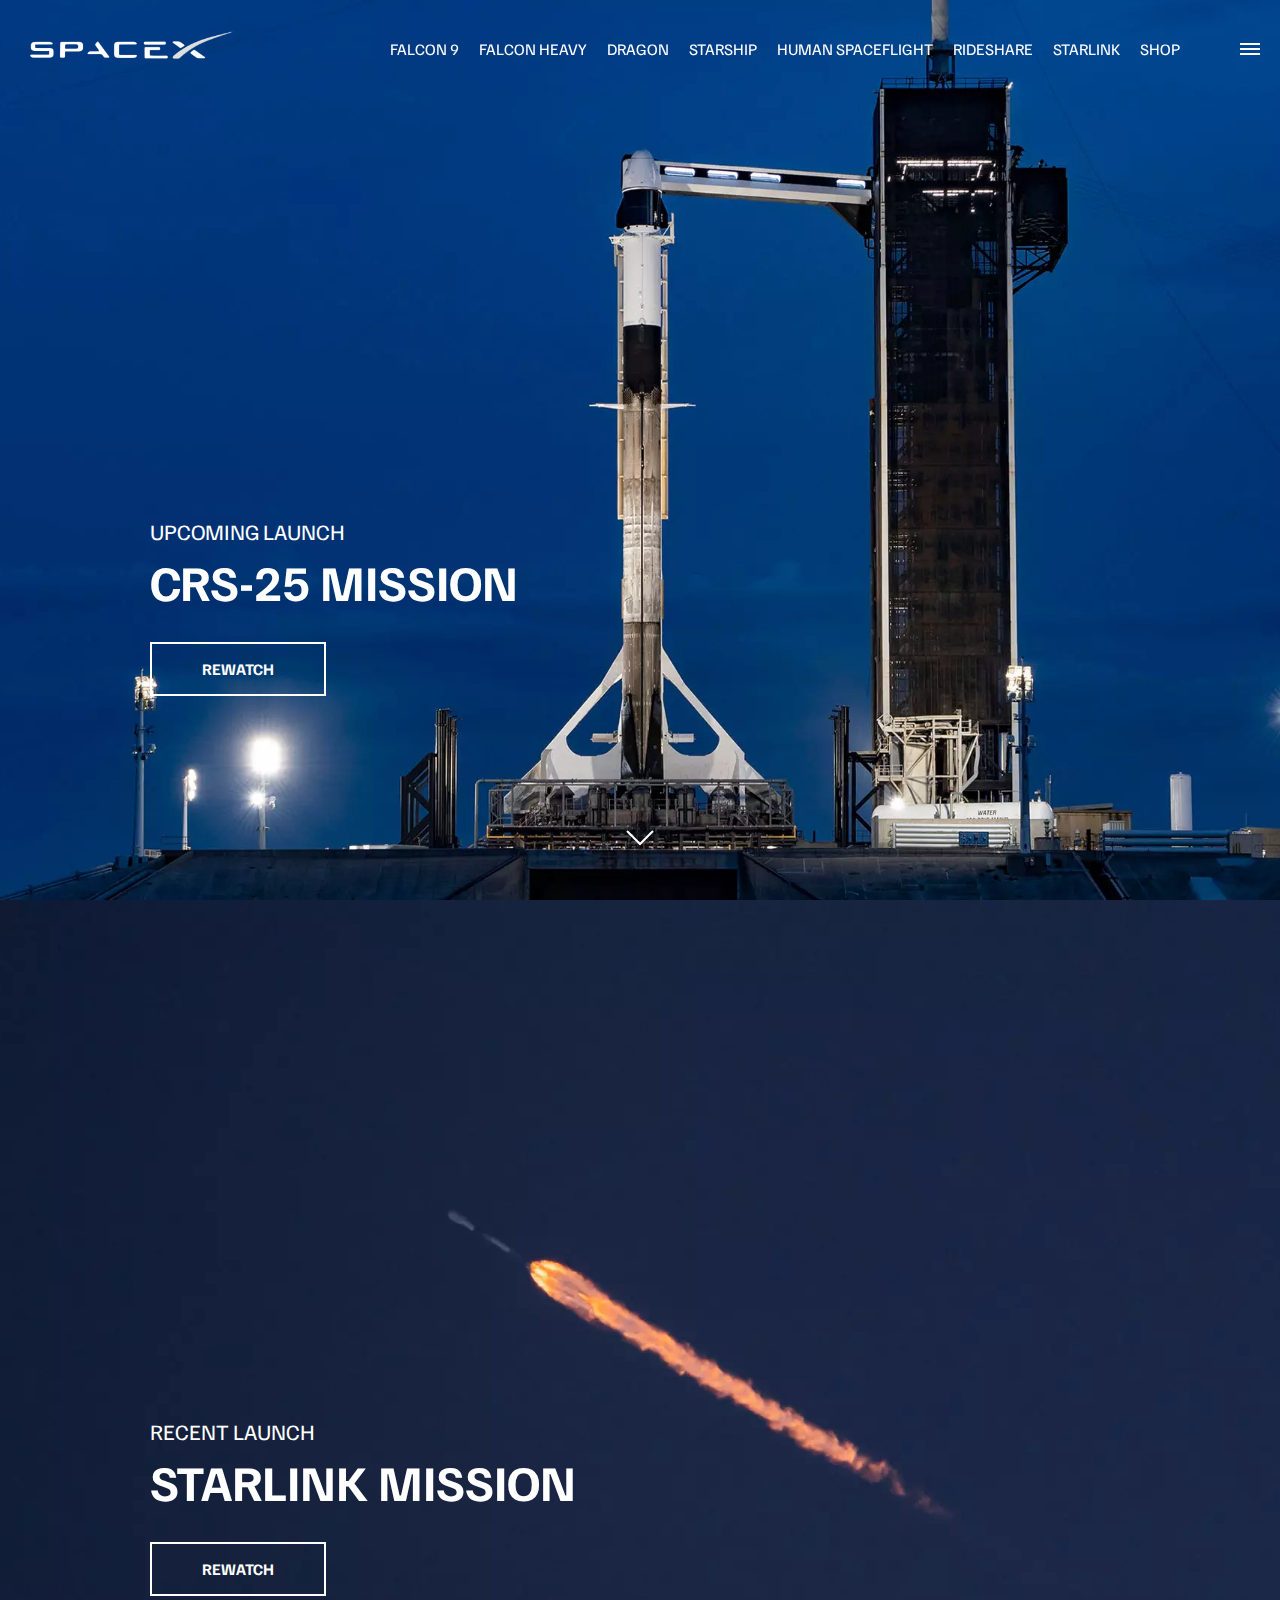
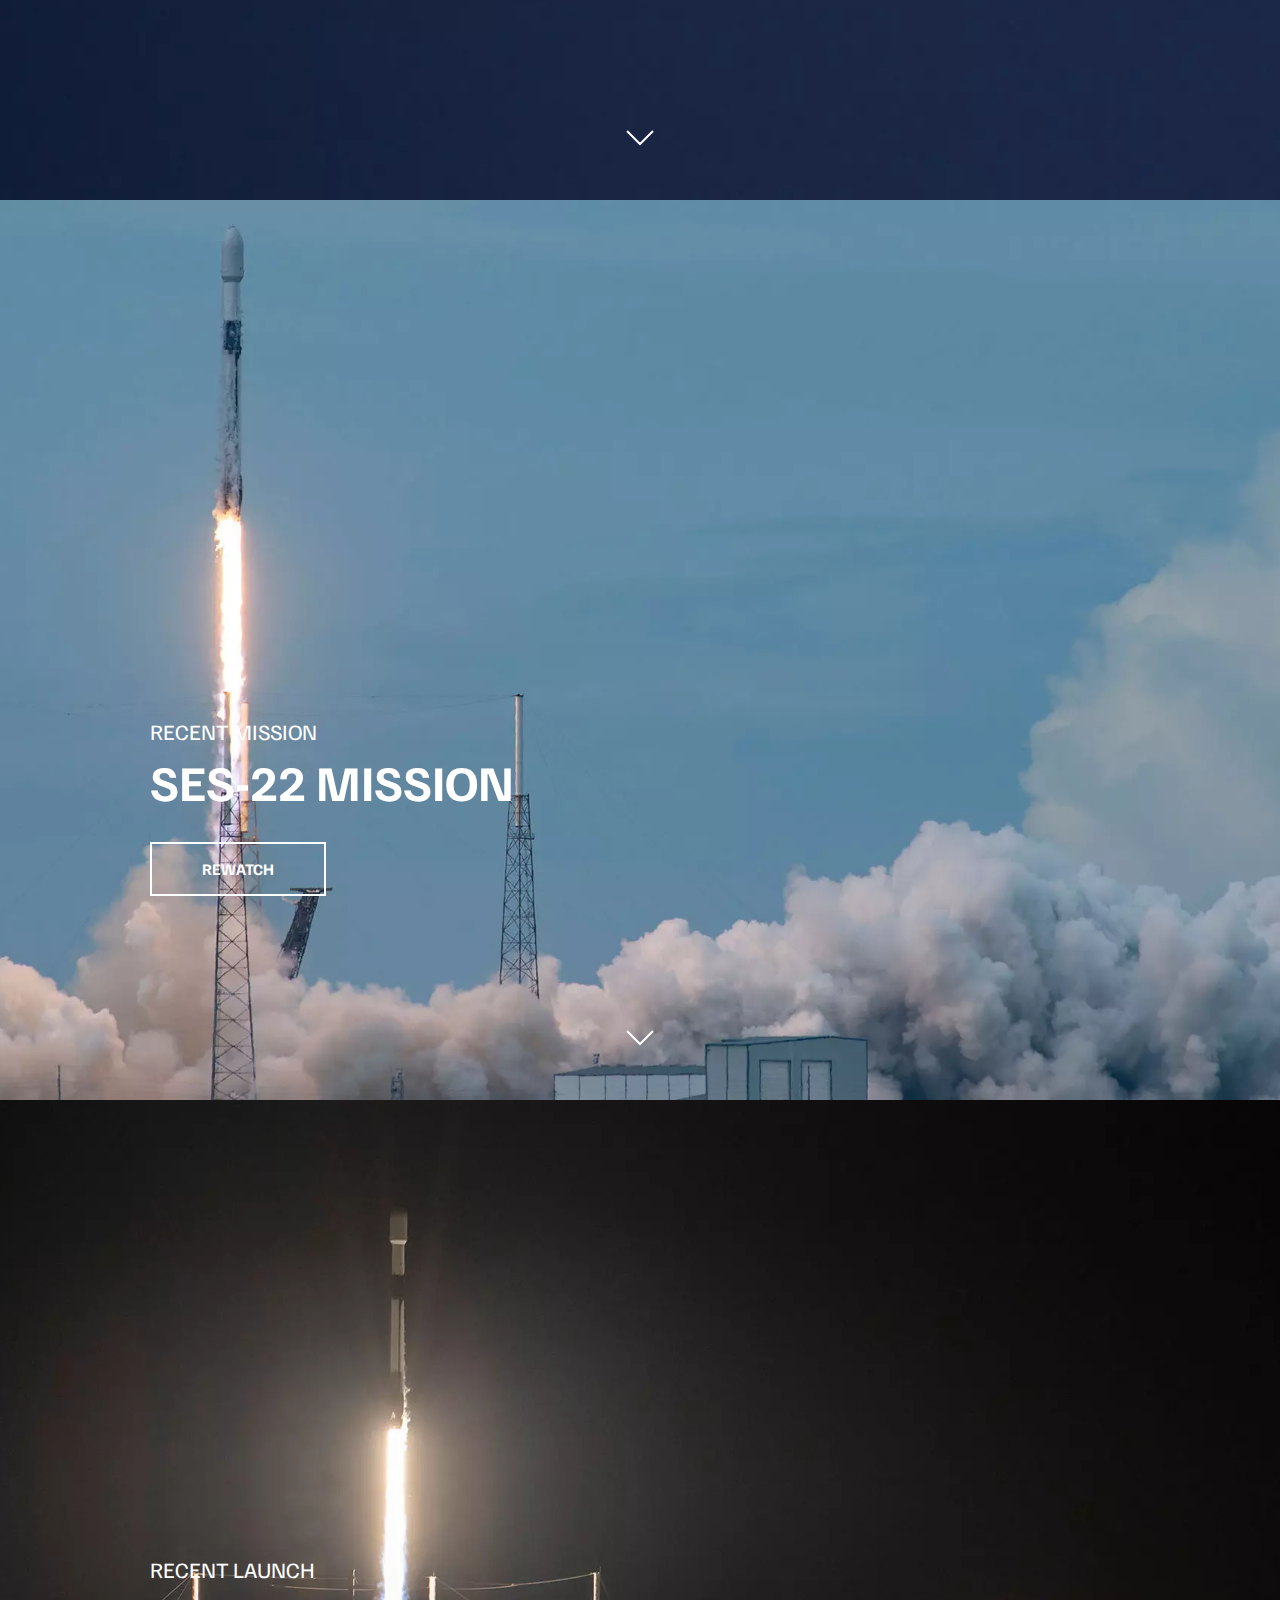
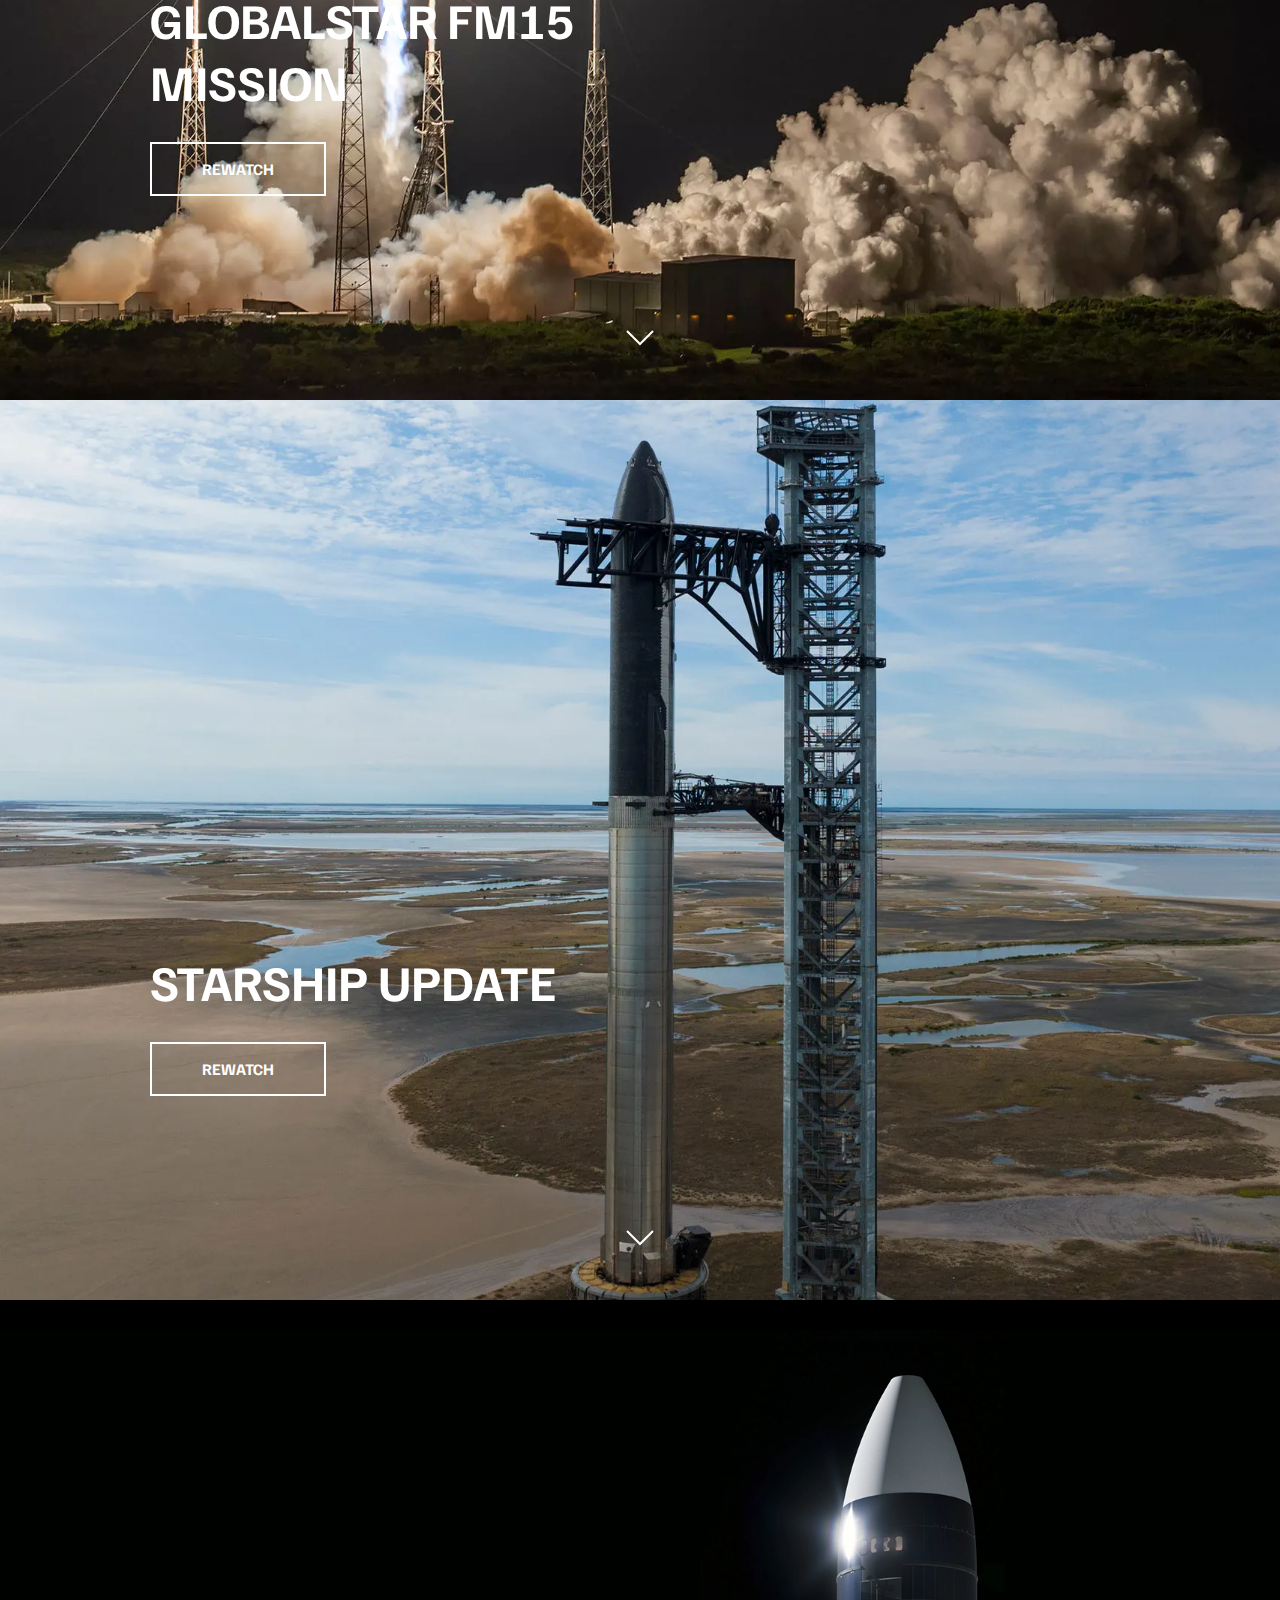
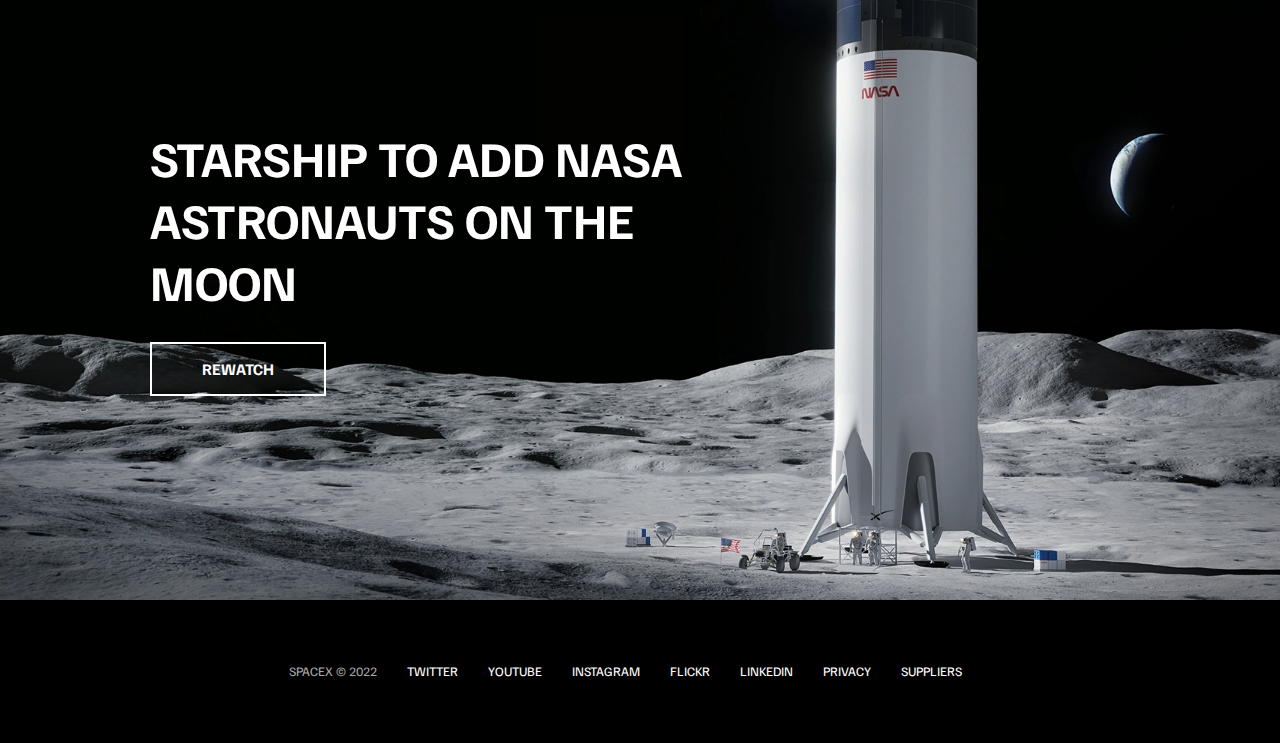
<file: index.html>
<!DOCTYPE html>
<html lang="en">
<head>
    <meta charset="UTF-8">
    <meta http-equiv="X-UA-Compatible" content="IE=edge">
    <meta name="viewport" content="width=device-width, initial-scale=1.0">
    <title>SpaceX</title>
    <link rel="stylesheet" href="style.css">
    <script src="script.js" defer></script>
</head>
<body>
    <div id="overlay">
        <div id="mobile-menu" class="mobile-main-menu">
            <ul>
                <li><a class="not-allowed" href="#">Mission</a></li>
                <li><a class="not-allowed" href="#">Launches</a></li>
                <li><a class="not-allowed" href="#">Careers</a></li>
                <li><a class="not-allowed" href="#">Updates</a></li>
                <li><a class="not-allowed" href="#">Shop</a></li>
        
                <li class="mobile-only"><a href="falcon9.html">Falcon 9</a></li>
                <li class="mobile-only"><a href="falcon-heavy.html">Falcon Heavy</a></li>
                <li class="mobile-only"><a href="dragon.html">Dragon</a></li>
                <li class="mobile-only"><a class="not-allowed" href="#">Starship</a></li>
                <li class="mobile-only"><a class="not-allowed" href="#">Human Spaceflight</a></li>
                <li class="mobile-only"><a class="not-allowed" href="#">Rideshare</a></li>
                <li class="mobile-only"><a class="not-allowed" href="#">Starlink</a></li>
            </ul>
        </div>
    </div>
    <header class="main-header">
        <!--SpaceX Logo-->
        <div class="logo">
            <a href="index.html">
                <img src="img/logo.png" alt="SpaceX">
            </a>
        </div>
        <!--Menu Links-->
        <nav class="desktop-main-menu">
            <ul>
                <li><a href="falcon9.html">Falcon 9</a></li>
                <li><a href="falcon-heavy.html">Falcon Heavy</a></li>
                <li><a href=#>Dragon</a></li>
                <li><a class="not-allowed" href=#>Starship</a></li>
                <li><a class="not-allowed" href=#>Human Spaceflight</a></li>
                <li><a class="not-allowed" href=#>Rideshare</a></li>
                <li><a class="not-allowed" href=#>Starlink</a></li>
                <li><a class="not-allowed" href=#>Shop</a></li>
            </ul>
        </nav>
    </header>

    <!-- Stacked Menu -->
    <button id="menu-btn" class="hamburger" type="button">
        <span class="hamburger-top"></span>
        <span class="hamburger-middle"></span>
        <span class="hamburger-bottom"></span>
    </button>

    <section class="section-a">
        <div class="section-inner">
            <h4>Upcoming Launch</h4>
            <h2>CRS-25 Mission</h2>
            <a href="#" class="btn">
                <div class="hover"></div>
                <span>Rewatch</span>
            </a>
        </div>

        <div class="scroll-arrow">
            <svg width="30px" height="20px">
                <path
                    stroke="#ffffff"
                    fill="none"
                    stroke-width="2px"
                    d="M2.000,5.000 L15.000,18.000 L28.000,5.000"
                ></path>
            </svg>
        </div>
    </section>
    <section class="section-b">
        <div class="section-inner">
            <h4>Recent Launch</h4>
            <h2>Starlink Mission</h2>
            <a href="#" class="btn">
                <div class="hover"></div>
                <span>Rewatch</span>
            </a>
        </div>

        <div class="scroll-arrow">
            <svg width="30px" height="20px">
                <path
                    stroke="#ffffff"
                    fill="none"
                    stroke-width="2px"
                    d="M2.000,5.000 L15.000,18.000 L28.000,5.000"
                ></path>
            </svg>
        </div>
    </section>

    <section class="section-c">
        <div class="section-inner">
            <h4>Recent Mission</h4>
            <h2>SES-22 Mission</h2>
            <a href="#" class="btn">
                <div class="hover"></div>
                <span>Rewatch</span>
            </a>
        </div>

        <div class="scroll-arrow">
            <svg width="30px" height="20px">
                <path
                    stroke="#ffffff"
                    fill="none"
                    stroke-width="2px"
                    d="M2.000,5.000 L15.000,18.000 L28.000,5.000"
                ></path>
            </svg>
        </div>
    </section>

    <section class="section-d">
        <div class="section-inner">
            <h4>Recent Launch</h4>
            <h2>Globalstar FM15 Mission</h2>
            <a href="#" class="btn">
                <div class="hover"></div>
                <span>Rewatch</span>
            </a>
        </div>

        <div class="scroll-arrow">
            <svg width="30px" height="20px">
                <path
                    stroke="#ffffff"
                    fill="none"
                    stroke-width="2px"
                    d="M2.000,5.000 L15.000,18.000 L28.000,5.000"
                ></path>
            </svg>
        </div>
    </section>

    <section class="section-e">
        <div class="section-inner">
            <h2>Starship Update</h2>
            <a href="#" class="btn">
                <div class="hover"></div>
                <span>Rewatch</span>
            </a>
        </div>

        <div class="scroll-arrow">
            <svg width="30px" height="20px">
                <path
                    stroke="#ffffff"
                    fill="none"
                    stroke-width="2px"
                    d="M2.000,5.000 L15.000,18.000 L28.000,5.000"
                ></path>
            </svg>
        </div>
    </section>

    <section class="section-f">
        <div class="section-inner">
            <h2>Starship to add NASA astronauts on the moon</h2>
            <a href="#" class="btn">
                <div class="hover"></div>
                <span>Rewatch</span>
            </a>
        </div>
    </section>

    <footer>
        <ul>
            <li>SpaceX &copy; 2022</li>
            <li><a href="#">Twitter</a></li>
            <li><a href="#">YouTube</a></li>
            <li><a href="#">Instagram</a></li>
            <li><a href="#">Flickr</a></li>
            <li><a href="#">LinkedIn</a></li>
            <li><a href="#">Privacy</a></li>
            <li><a href="#">Suppliers</a></li>
        </ul>
    </footer>
</body>
</html>
</file>
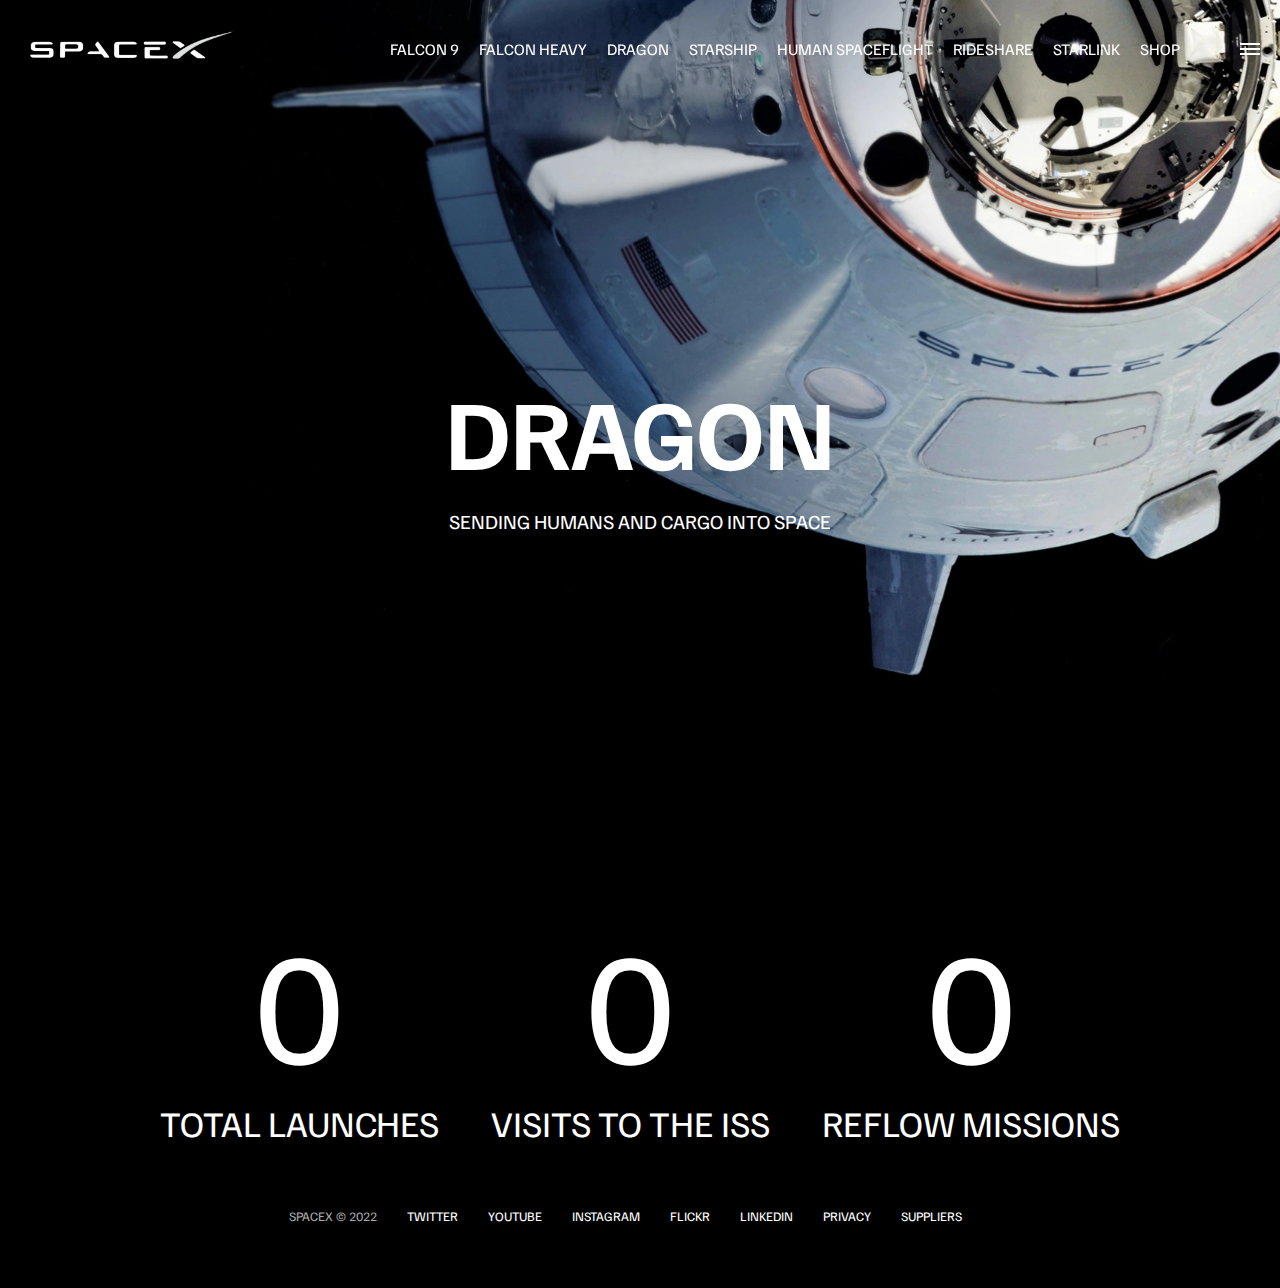
<file: dragon.html>
<!DOCTYPE html>
<html lang="en">
<head>
    <meta charset="UTF-8">
    <meta http-equiv="X-UA-Compatible" content="IE=edge">
    <meta name="viewport" content="width=device-width, initial-scale=1.0">
    <title>SpaceX - Dragon</title>
    <link rel="stylesheet" href="style.css">
    <script src="script.js" defer></script>
</head>
<body>
    <div id="overlay">
        <div id="mobile-menu" class="mobile-main-menu">
            <ul>
                <li><a class="not-allowed" href="#">Mission</a></li>
                <li><a class="not-allowed" href="#">Launches</a></li>
                <li><a class="not-allowed" href="#">Careers</a></li>
                <li><a class="not-allowed" href="#">Updates</a></li>
                <li><a class="not-allowed" href="#">Shop</a></li>
        
                <li class="mobile-only"><a href="falcon9.html">Falcon 9</a></li>
                <li class="mobile-only"><a href="falcon-heavy.html">Falcon Heavy</a></li>
                <li class="mobile-only"><a href="dragon.html">Dragon</a></li>
                <li class="mobile-only"><a class="not-allowed" href="#">Starship</a></li>
                <li class="mobile-only"><a class="not-allowed" href="#">Human Spaceflight</a></li>
                <li class="mobile-only"><a class="not-allowed" href="#">Rideshare</a></li>
                <li class="mobile-only"><a class="not-allowed" href="#">Starlink</a></li>
            </ul>
        </div>
    </div>
    <header class="main-header">
        <!--SpaceX Logo-->
        <div class="logo">
            <a href="index.html">
                <img src="img/logo.png" alt="SpaceX">
            </a>
        </div>
        <!--Menu Links-->
        <nav class="desktop-main-menu">
            <ul>
                <li><a href="falcon9.html">Falcon 9</a></li>
                <li><a href="falcon-heavy.html">Falcon Heavy</a></li>
                <li><a href="dragon.html">Dragon</a></li>
                <li><a class="not-allowed" href=#>Starship</a></li>
                <li><a class="not-allowed" href=#>Human Spaceflight</a></li>
                <li><a class="not-allowed" href=#>Rideshare</a></li>
                <li><a class="not-allowed" href=#>Starlink</a></li>
                <li><a class="not-allowed" href=#>Shop</a></li>
            </ul>
        </nav>
    </header>

    <!-- Stacked Menu -->
    <button id="menu-btn" class="hamburger" type="button">
        <span class="hamburger-top"></span>
        <span class="hamburger-middle"></span>
        <span class="hamburger-bottom"></span>
    </button>

    <section class="section-animate bg-dragon">

    </section>
    <div class="section-inner-center">
        <h3>Dragon</h3>
        <p>Sending humans and cargo into space</p>
    </div>

    <div class="stats">
        <div>
            <span class="counter" data-target="34">0</span>
            <h4>Total Launches</h4>
        </div>
        <div>
            <span class="counter" data-target="31">0</span>
            <h4>Visits to the ISS</h4>
        </div>
        <div>
            <span class="counter" data-target="13">0</span>
            <h4>Reflow Missions</h4>
        </div>
    </div>

    <footer>
        <ul>
            <li>SpaceX &copy; 2022</li>
            <li><a href="#">Twitter</a></li>
            <li><a href="#">YouTube</a></li>
            <li><a href="#">Instagram</a></li>
            <li><a href="#">Flickr</a></li>
            <li><a href="#">LinkedIn</a></li>
            <li><a href="#">Privacy</a></li>
            <li><a href="#">Suppliers</a></li>
        </ul>
    </footer>
</body>
</html>
</file>
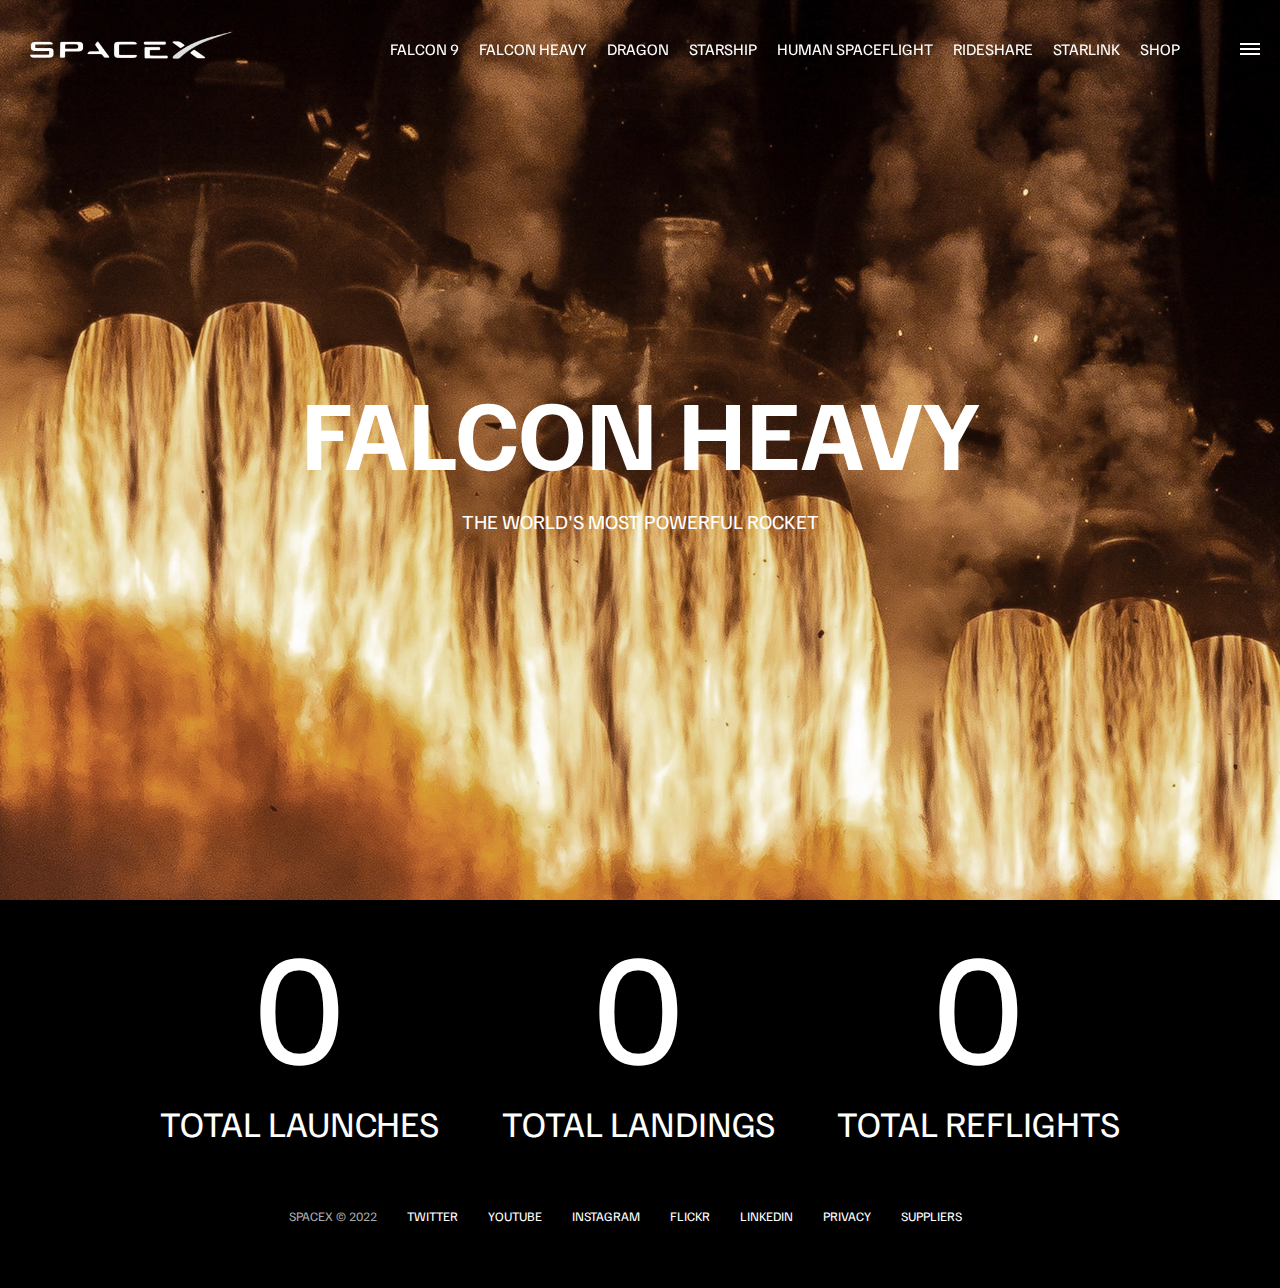
<file: falcon-heavy.html>
<!DOCTYPE html>
<html lang="en">
<head>
    <meta charset="UTF-8">
    <meta http-equiv="X-UA-Compatible" content="IE=edge">
    <meta name="viewport" content="width=device-width, initial-scale=1.0">
    <title>SpaceX - Falcon Heavy</title>
    <link rel="stylesheet" href="style.css">
    <script src="script.js" defer></script>
</head>
<body>
    <div id="overlay">
        <div id="mobile-menu" class="mobile-main-menu">
            <ul>
                <li><a class="not-allowed" href="#">Mission</a></li>
                <li><a class="not-allowed" href="#">Launches</a></li>
                <li><a class="not-allowed" href="#">Careers</a></li>
                <li><a class="not-allowed" href="#">Updates</a></li>
                <li><a class="not-allowed" href="#">Shop</a></li>
        
                <li class="mobile-only"><a href="falcon9.html">Falcon 9</a></li>
                <li class="mobile-only"><a href="falcon-heavy.html">Falcon Heavy</a></li>
                <li class="mobile-only"><a href="dragon.html">Dragon</a></li>
                <li class="mobile-only"><a class="not-allowed" href="#">Starship</a></li>
                <li class="mobile-only"><a class="not-allowed" href="#">Human Spaceflight</a></li>
                <li class="mobile-only"><a class="not-allowed" href="#">Rideshare</a></li>
                <li class="mobile-only"><a class="not-allowed" href="#">Starlink</a></li>
            </ul>
        </div>
    </div>
    <header class="main-header">
        <!--SpaceX Logo-->
        <div class="logo">
            <a href="index.html">
                <img src="img/logo.png" alt="SpaceX">
            </a>
        </div>
        <!--Menu Links-->
        <nav class="desktop-main-menu">
            <ul>
                <li><a href="falcon9.html">Falcon 9</a></li>
                <li><a href="falcon-heavy.html">Falcon Heavy</a></li>
                <li><a href="dragon.html">Dragon</a></li>
                <li><a class="not-allowed" href=#>Starship</a></li>
                <li><a class="not-allowed" href=#>Human Spaceflight</a></li>
                <li><a class="not-allowed" href=#>Rideshare</a></li>
                <li><a class="not-allowed" href=#>Starlink</a></li>
                <li><a class="not-allowed" href=#>Shop</a></li>
            </ul>
        </nav>
    </header>

    <!-- Stacked Menu -->
    <button id="menu-btn" class="hamburger" type="button">
        <span class="hamburger-top"></span>
        <span class="hamburger-middle"></span>
        <span class="hamburger-bottom"></span>
    </button>

    <section class="section-animate bg-falcon-heavy">

    </section>
    <div class="section-inner-center">
        <h3>Falcon Heavy</h3>
        <p>The world's most powerful rocket</p>
    </div>

    <div class="stats">
        <div>
            <span class="counter" data-target="3">0</span>
            <h4>Total Launches</h4>
        </div>
        <div>
            <span class="counter" data-target="7">0</span>
            <h4>Total Landings</h4>
        </div>
        <div>
            <span class="counter" data-target="4">0</span>
            <h4>Total Reflights</h4>
        </div>
    </div>

    <footer>
        <ul>
            <li>SpaceX &copy; 2022</li>
            <li><a href="#">Twitter</a></li>
            <li><a href="#">YouTube</a></li>
            <li><a href="#">Instagram</a></li>
            <li><a href="#">Flickr</a></li>
            <li><a href="#">LinkedIn</a></li>
            <li><a href="#">Privacy</a></li>
            <li><a href="#">Suppliers</a></li>
        </ul>
    </footer>
</body>
</html>
</file>
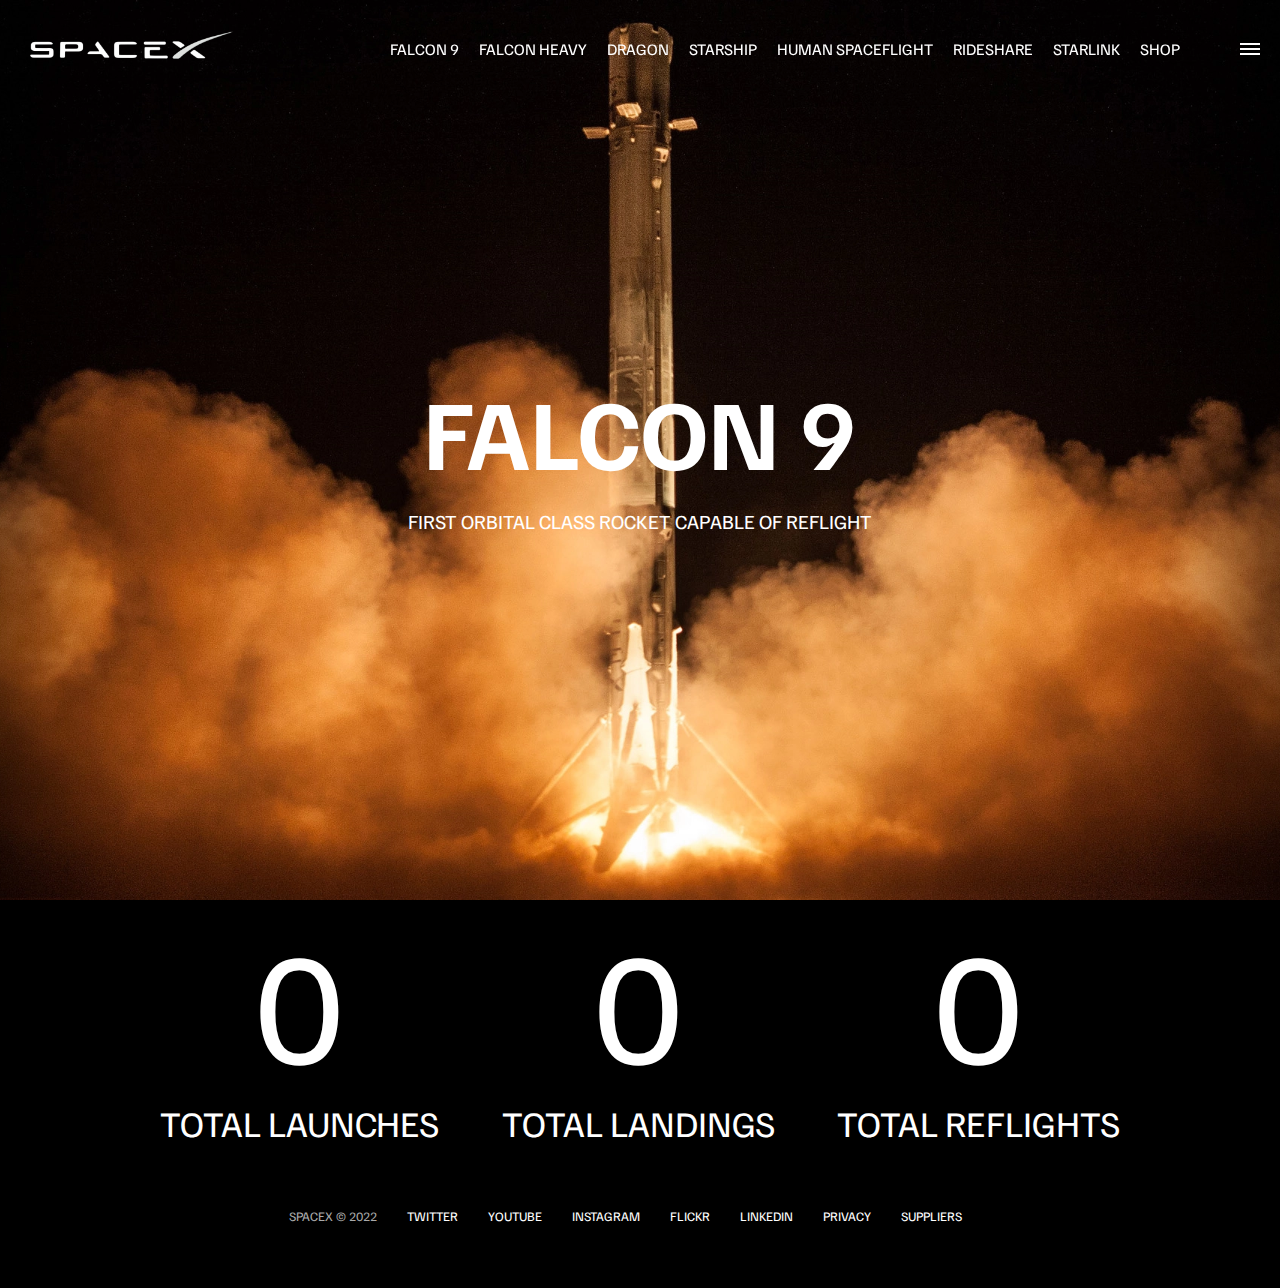
<file: falcon9.html>
<!DOCTYPE html>
<html lang="en">
<head>
    <meta charset="UTF-8">
    <meta http-equiv="X-UA-Compatible" content="IE=edge">
    <meta name="viewport" content="width=device-width, initial-scale=1.0">
    <title>SpaceX</title>
    <link rel="stylesheet" href="style.css">
    <script src="script.js" defer></script>
</head>
<body>
    <div id="overlay">
        <div id="mobile-menu" class="mobile-main-menu">
            <ul>
                <li><a href="#">Mission</a></li>
                <li><a href="#">Launches</a></li>
                <li><a href="#">Careers</a></li>
                <li><a href="#">Updates</a></li>
                <li><a href="#">Shop</a></li>
        
                <li class="mobile-only"><a href="falcon9.html">Falcon 9</a></li>
                <li class="mobile-only"><a href="falcon-heavy.html">Falcon Heavy</a></li>
                <li class="mobile-only"><a href="dragon.html">Dragon</a></li>
                <li class="mobile-only"><a href="#">Starship</a></li>
                <li class="mobile-only"><a href="#">Human Spaceflight</a></li>
                <li class="mobile-only"><a href="#">Rideshare</a></li>
                <li class="mobile-only"><a href="#">Starlink</a></li>
            </ul>
        </div>
    </div>
    <header class="main-header">
        <!--SpaceX Logo-->
        <div class="logo">
            <a href="index.html">
                <img src="img/logo.png" alt="SpaceX">
            </a>
        </div>
        <!--Menu Links-->
        <nav class="desktop-main-menu">
            <ul>
                <li><a href="falcon9.html">Falcon 9</a></li>
                <li><a class = "not-allowed" href="falcon-heavy.html">Falcon Heavy</a></li>
                <li><a class = "not-allowed" href="dragon.html">Dragon</a></li>
                <li><a class = "not-allowed" href=#>Starship</a></li>
                <li><a class = "not-allowed" href=#>Human Spaceflight</a></li>
                <li><a class = "not-allowed" href=#>Rideshare</a></li>
                <li><a class = "not-allowed" href=#>Starlink</a></li>
                <li><a class = "not-allowed" href=#>Shop</a></li>
            </ul>
        </nav>
    </header>

    <!-- Stacked Menu -->
    <button id="menu-btn" class="hamburger" type="button">
        <span class="hamburger-top"></span>
        <span class="hamburger-middle"></span>
        <span class="hamburger-bottom"></span>
    </button>

    <section class="section-animate bg-falcon-9">

    </section>
    <div class="section-inner-center">
        <h3>Falcon 9</h3>
        <p>First orbital class rocket capable of reflight</p>
    </div>

    <div class="stats">
        <div>
            <span class="counter" data-target="3">0</span>
            <h4>Total Launches</h4>
        </div>
        <div>
            <span class="counter" data-target="7">0</span>
            <h4>Total Landings</h4>
        </div>
        <div>
            <span class="counter" data-target="4">0</span>
            <h4>Total Reflights</h4>
        </div>
    </div>

    <footer>
        <ul>
            <li>SpaceX &copy; 2022</li>
            <li><a href="#">Twitter</a></li>
            <li><a href="#">YouTube</a></li>
            <li><a href="#">Instagram</a></li>
            <li><a href="#">Flickr</a></li>
            <li><a href="#">LinkedIn</a></li>
            <li><a href="#">Privacy</a></li>
            <li><a href="#">Suppliers</a></li>
        </ul>
    </footer>
</body>
</html>
</file>
<file: style.css>
@import url('https://fonts.googleapis.com/css2?family=Familjen+Grotesk:wght@400;600;700&family=Inter:wght@400;500;700&family=Lato:wght@400;700&display=swap');

*, *::before, *::after{
    margin: 0;
    padding: 0;
    box-sizing: border-box;
}

body{
    font-family: 'Familjen Grotesk', sans-serif;
    background: #000;
    color: #fff;
}

a{
    text-decoration: none;
    color: white;
}

ul{
    list-style: none;
}

/*

HEADER / NAV BAR

*/

.main-header{
    position: fixed;
    top: 0;
    left: 0;
    width: 100%;
    z-index: 3;
    display: flex;
    justify-content: space-between;
    align-items: center;
    text-transform: uppercase;
    height: 100px;
    padding: 0 30px;
}

.logo{
    width: 210px;
    height: auto;
}

.logo img {
    display: block;
    width: 100%;
    height: auto;
}

.desktop-main-menu{
    margin-right: 50px;
}

.desktop-main-menu ul{
    display: flex;
}

.desktop-main-menu ul li{
    position: relative;
    margin-right: 20px;
    padding-bottom: 2px;
}

.desktop-main-menu ul li a::after{
    content: "";
    position: absolute;
    bottom: 0;
    left: 0;
    width: 100%;
    height: 1px;
    background-color: white;
    transform: scaleX(0);
    transition: transform 200ms ease-in-out;
    transform-origin: right center;
}

.desktop-main-menu ul li a:hover::after{
    transform: scaleX(1);
    transform-origin: left center;
}

a.not-allowed:hover{
    cursor: not-allowed;
}

/*

SECTION-A

*/

section{
    position: relative;
    height: 100vh;
    background-position: center center;
    background-repeat: no-repeat;
    background-size: cover;
    text-transform: uppercase;
}

.section-inner{
    position: absolute;
    bottom: 200px;
    left: 150px;
    max-width: 560px;
}

.section-inner h4{
    font-size: 22px;
    font-weight: 300;
    margin-bottom: 5px;
    animation: fadeInUp 500ms ease-in-out;
    animation-fill-mode: both;
}

.section-inner h2{
    font-size: 50px;
    font-weight: 700;
    margin-bottom: 20px;
    animation: fadeInUp 500ms ease-in-out 200ms;
    animation-fill-mode: both; /* stop from showing at start */
}

.section-inner a{
    animation: fadeInUp 500ms ease-in-out 400ms;
    animation-fill-mode: both;
}

.section-a{
    background-image: url('../img/section-a.webp');
}

.section-b{
    background-image: url('../img/section-b.webp');
}

.section-c{
    background-image: url('../img/section-c.webp');
}

.section-d{
    background-image: url('../img/section-d.webp');
}

.section-e{
    background-image: url('../img/section-e.webp');
}

.section-f{
    background-image: url('../img/section-f.webp');
}

.btn{
    position: relative;
    display: inline-block;
    cursor: pointer;
    text-align: center;
    min-width: 130px;
    padding: 15px 50px;
    margin-top: 10px;
    border: 10px;
    border: 2px solid white;
    text-transform: uppercase;
    font-weight: bold;
    overflow: hidden;
    z-index: 2;
}

.btn:hover span{
    color: black;
}

.btn .hover{
    position: absolute;
    top: 0;
    left: 0;
    width: 100%;
    height: 100%;
    background-color: white;
    z-index: -1;
    transform: translateY(100%);
    transition: transform 200ms ease-in-out;
}

.btn:hover .hover{
    transform: translateY(0);
}

.scroll-arrow {
    position: absolute;
    bottom: 50px;
    left: 50%;
    transform: translateX(-50%);
    animation: fadeBounce 5s infinite;
}

/*

FOOTER

*/

footer{
    position: relative;
    padding: 55px 0;
}

footer ul{
    display: flex;
    justify-content: center;
    align-items: center;
    flex-wrap: wrap;
}

footer ul li{
    text-transform: uppercase;
    margin-right: 30px;
    color: #aaa;
    font-size: 13px;
    line-height: 2.5;
}

footer ul li a{
    color: white;
    transition: color 300ms;
}

footer ul li a:hover{
    color: #aaa;
}

/*

MENU

*/

.hamburger{
    position: fixed;
    top: 43px;
    right: 20px;
    z-index: 10;
    cursor: pointer;
    width: 20px;
    height: 20px;
    background: none;
    border: none;
}

.hamburger-top,
.hamburger-middle,
.hamburger-bottom{
    position: absolute;
    width: 20px;
    height: 2px;
    top: 0;
    left: 0;
    background: white;
    transition: all 300ms ease;
}

.hamburger-middle {
    transform: translateY(5px);
}

.hamburger-bottom {
    transform: translateY(10px);
}

/* transition menu when open */

.open{
    transform: rotate(90deg);
}

.open .hamburger-top{
    transform: rotate(45deg) translateY(6px) translateX(6px);
}

.open .hamburger-middle{
    display: none;
}

.open .hamburger-bottom{
    transform: rotate(-45deg) translateY(6px) translateX(-6px);
}

/*

Overlay

*/

.overlay-show {
    position: fixed;
    top: 0;
    left: 0;
    width: 100%;
    height: 100%;
    background-color: rgba(0, 0, 0, 0.5);
    z-index: 4;
}

.stop-scrolling {
    overflow: hidden;
}

/* Hide mobile main menu items*/
.mobile-only {
    display: none;
}

/* Mobile Menu */

.mobile-main-menu{
    position: fixed;
    top: 0;
    right: 0;
    width: 350px;
    height: 100%;
    background-color: black;
    z-index: 4;
    display: flex;
    align-items: center;
    justify-content: center;
    transform: translateX(100%);
    transition: transform 0.6s cubic-bezier(0.19, 1, 0.22, 1);
}

/* Bring menu from right */
.show-menu {
    transform: translateX(0);
}

.mobile-main-menu ul {
    display: flex;
    flex-direction: column;
    align-items: end;
    justify-content: center;
    padding: 50px;
    width: 100%;
}

.mobile-main-menu ul li {
    margin-bottom: 20px;
    font-size: 18px;
    text-transform: uppercase;
    border-bottom: 1px rgb(29, 29, 29) dotted;
    width: 100%;
    text-align: right;
    padding-bottom: 8px;
}

.mobile-main-menu ul li a {
    color: white;
    transition: color 0.4s;
}

.mobile-main-menu ul li a:hover{
    color: #aaa;
}

/* Inner pages */

.bg-falcon-9{
    background-image: url(img/falcon-9.webp);
}

.bg-falcon-heavy{
    background-image: url(img/falcon-heavy.webp);
}

.bg-dragon{
    background-image: url(img/dragon.webp);
}

.section-animate{
    animation: fadeIn 2s ease-in-out;
}

.section-inner-center {
    position: absolute;
    top: 50%;
    left: 50%;
    transform: translate(-50%, -50%);
    text-transform: uppercase;
    text-align: center;
    width: 80%;
}

.section-inner-center h3 {
    font-size: 100px;
    margin-bottom: 15px;
    animation: fadeInUp 0.5s ease-in-out;
}

.section-inner-center p {
    font-size: 20px;
    animation: fadeInUp 0.5s ease-in-out 0.2s;
    animation-fill-mode: both;
}

/* Stats */

.stats {
    max-width: 960px;
    margin: 0 auto;
    display: flex;
    align-items: center;
    justify-content: space-between;
    text-align: center;
    text-transform: uppercase;
}

.stats div span {
    font-size: 160px;
}

.stats div h4 {
    font-size: 36px;
    font-weight: 300;
}

/* 

Animations 

*/

@keyframes fadeInUp {
    0% {
        opacity: 0;
        transform: translateY(140px);
    }

    100% {
        opacity: 1;
        transform: translateY(0);
    }
}

@keyframes fadeIn {
    0% {
        opacity: 0;
    }

    100% {
        opacity: 1;
    }
}

@keyframes fadeBounce {
    0%,
    20%,
    50%,
    80%,
    100% {
        opacity: 0;
        transform: translateY(-20px);
    }

    40% {
        opacity: 1;
        transform: translateY(0);
    }
}

/*

MEDIA QUERIES

*/

@media(max-width: 1200px){
    .desktop-main-menu ul li a{
        font-size: 14px;
    }

    .logo{
        max-width: 160px;
    }
}

@media(max-width: 1060px){
    .desktop-main-menu{
        display: none;
    }

    .logo{
        width: 150px;
        margin: auto;
    }

    /* Show main mobile items */
    .mobile-only {
        display: block;
    }

    .section-inner-center h3 {
        font-size: 75px;
    }

    .section-inner-center p {
        font-size: 14px;
    }

    .stats .counter{
        font-size: 120px;
    }

    .stats div h4{
        font-size: 16px;
    }

    .stats div{
        margin: 40px;
    }

}

@media(max-width: 600px){
    .section-inner{
        bottom: 75px;
        left: 20px;
    }

    .section-inner h4{
        font-size: 16px;
    }

    .section-inner h2{
        font-size: 40px;
    }

    footer ul li:first-child{
        position: absolute;
        top: 30px;
        left: 50%;
        transform: translate(-50%, -50%);
    }

    footer ul li{
        margin-right: 15px;
    }

    .section-inner-center h3 {
        font-size: 48px;
    }

    /* Stats */
    .stats{
        flex-direction: column;
    }
}
</file>
